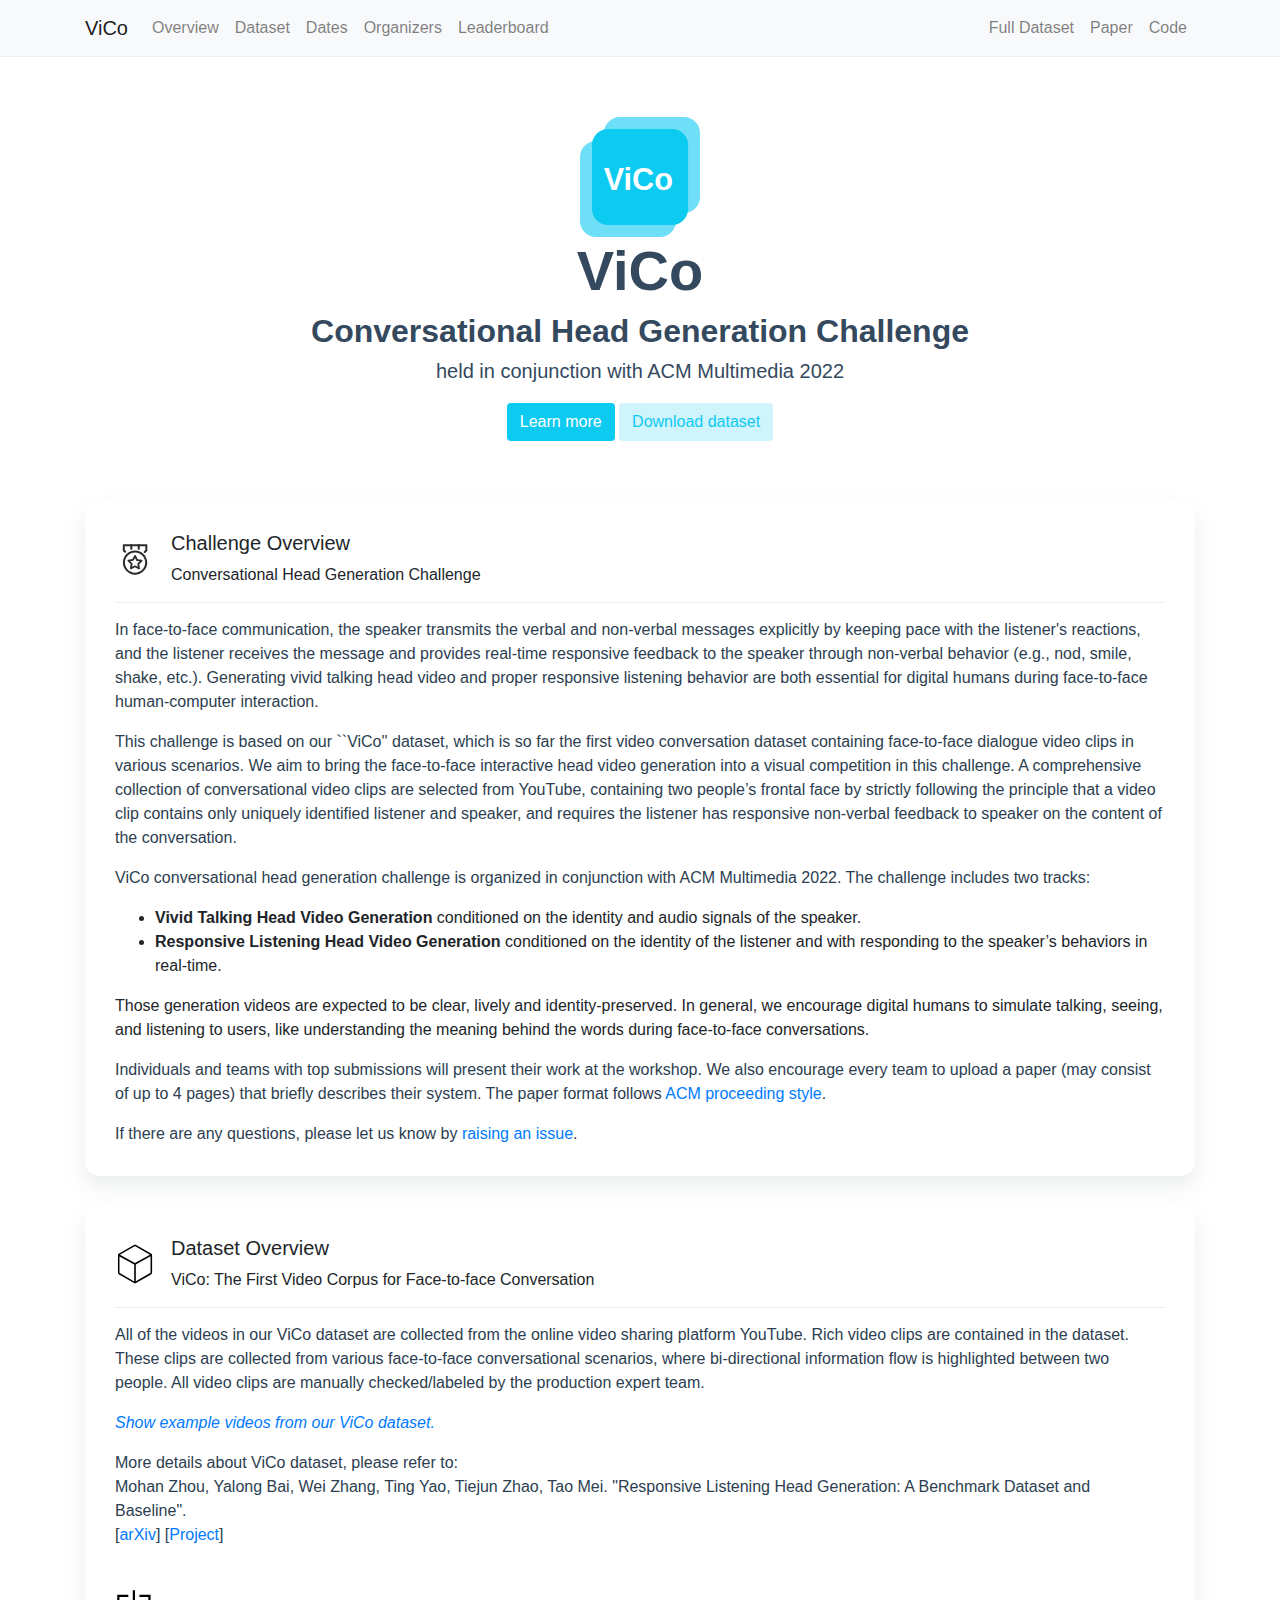
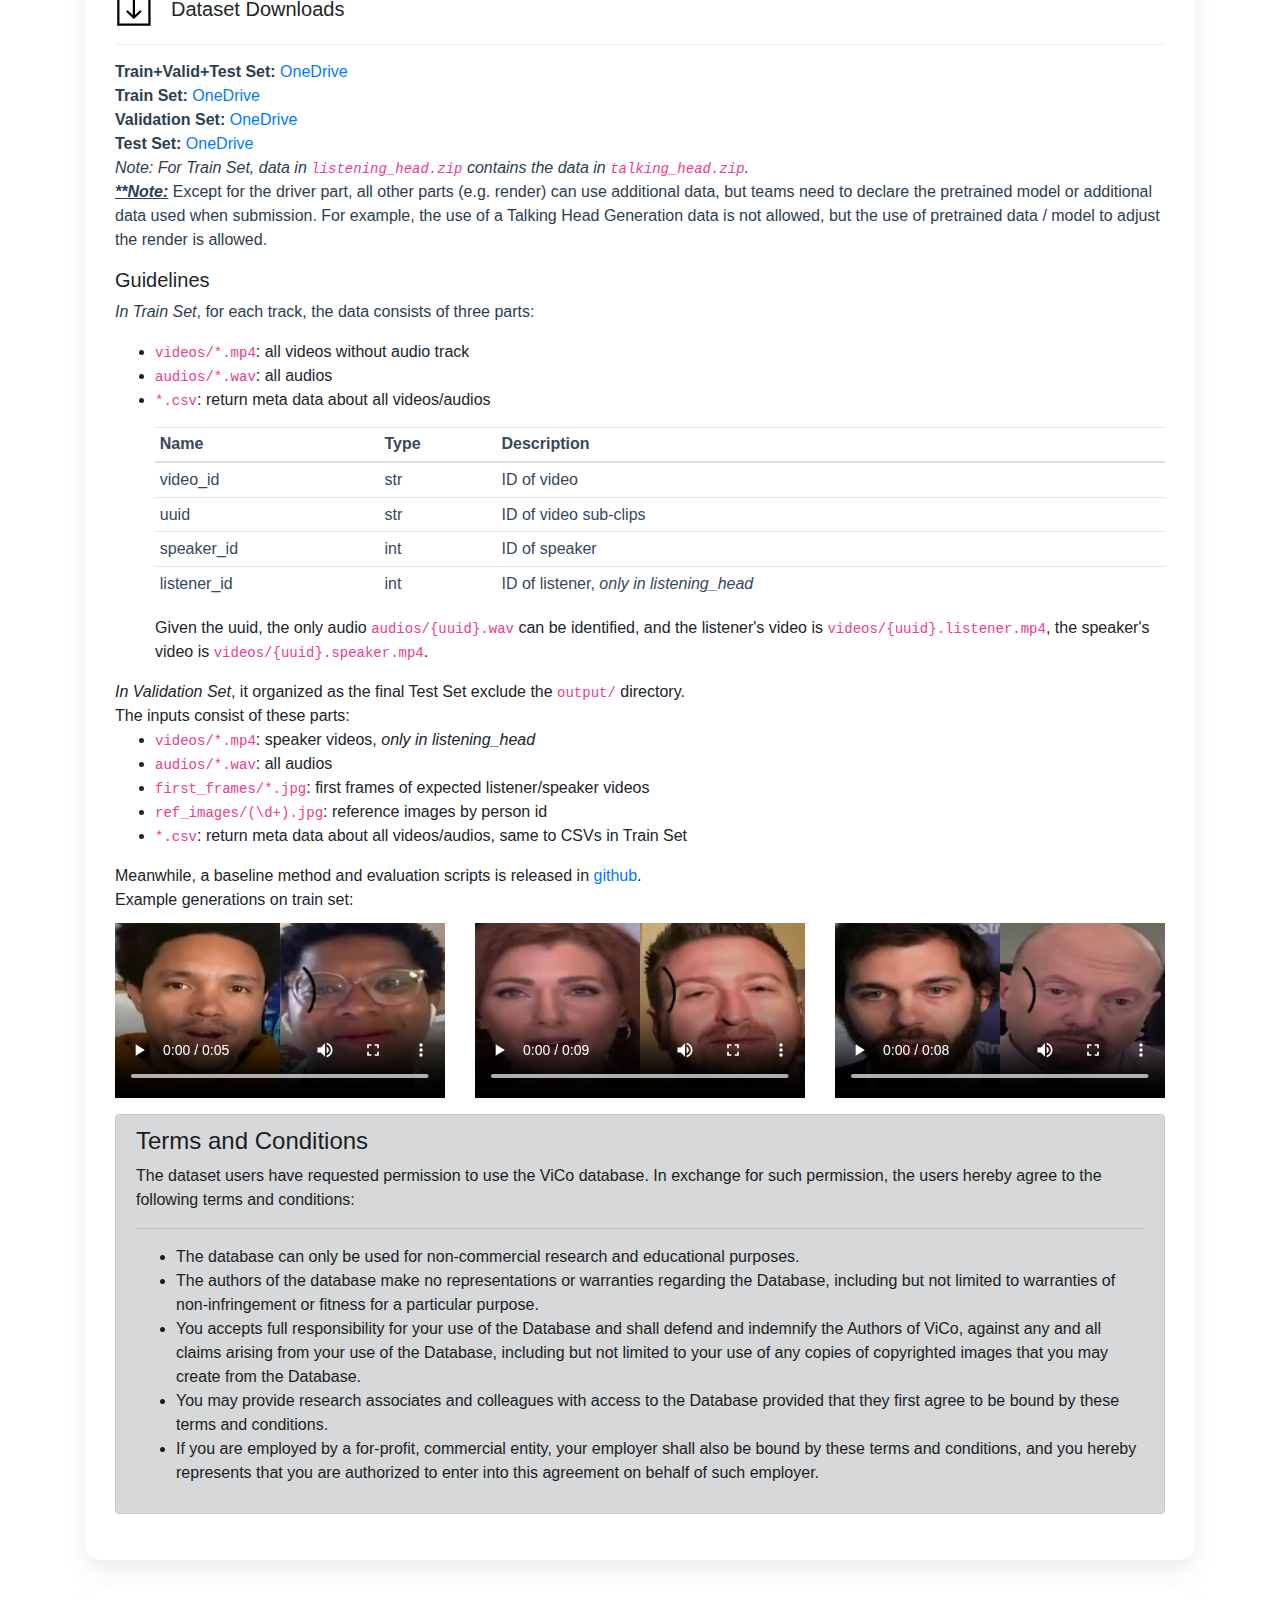
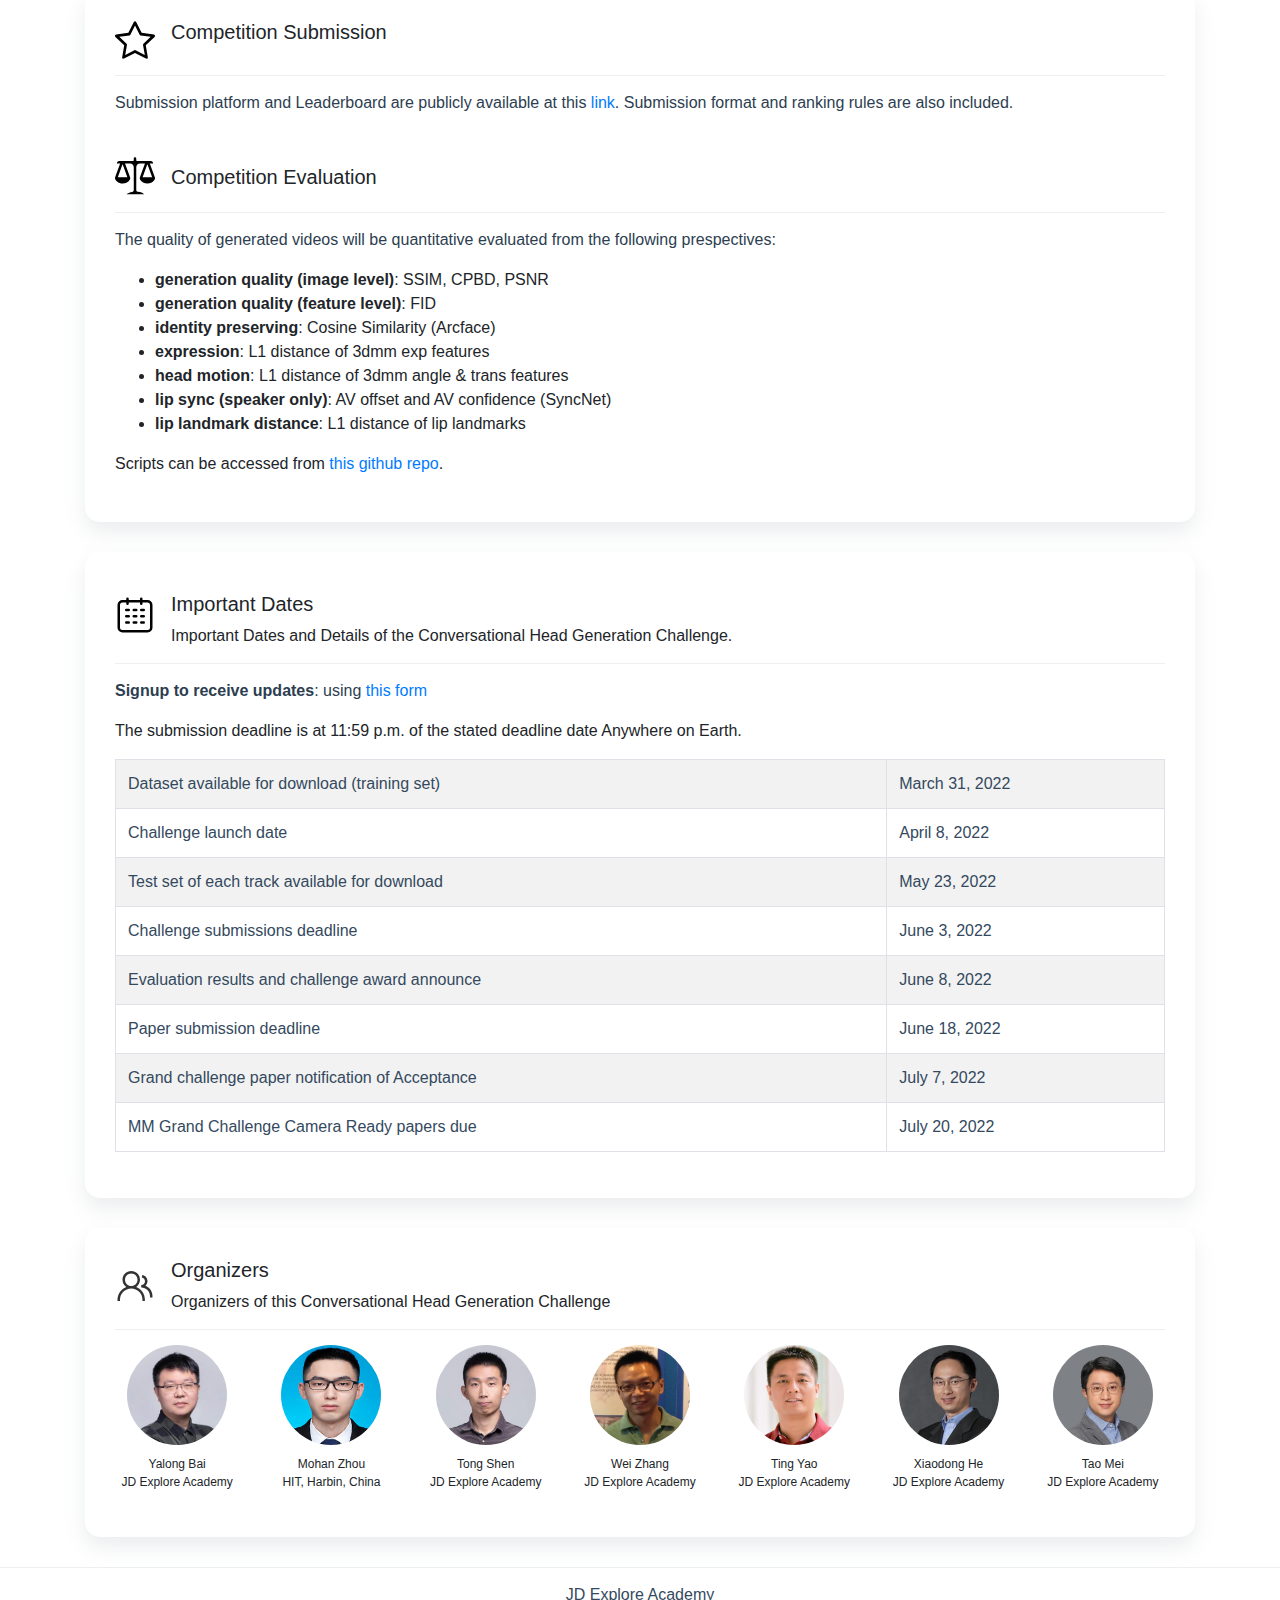
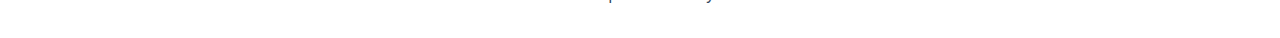
<file: index.html>
<!doctype html>
<html lang="en">

<head>
    <!-- Required meta tags -->
    <meta charset="utf-8">
    <meta name="viewport" content="width=device-width, initial-scale=1, shrink-to-fit=no">

    <!-- Bootstrap CSS -->
    <link rel="stylesheet" href="https://stackpath.bootstrapcdn.com/bootstrap/4.4.1/css/bootstrap.min.css"
        integrity="sha384-Vkoo8x4CGsO3+Hhxv8T/Q5PaXtkKtu6ug5TOeNV6gBiFeWPGFN9MuhOf23Q9Ifjh" crossorigin="anonymous">
    <link rel="stylesheet" href="main.css">
    <link rel="icon" type="image/svg+xml" href="./img/logo.svg" sizes="any">

    <!-- Global site tag (gtag.js) - Google Analytics -->
    <script async src="https://www.googletagmanager.com/gtag/js?id=G-BKN0PM1J6W"></script>
    <script>
      window.dataLayer = window.dataLayer || [];
      function gtag(){dataLayer.push(arguments);}
      gtag('js', new Date());

      gtag('config', 'G-BKN0PM1J6W');
    </script>
    <title>conversational head generation challenge</title>
</head>

<body>
    <nav class="navbar navbar-expand-lg navbar-light bg-light" id="nav">
        <div class="container"><a href="/" class="navbar-brand">ViCo</a>
            <ul class="navbar-nav mr-auto order-1">
                <li class="nav-item"><a class="nav-link" href="#challenge">Overview</a></li>
                <li class="nav-item"><a class="nav-link" href="#dataset">Dataset</a></li>
                <li class="nav-item"><a class="nav-link" href="#dates">Dates</a></li>
                <li class="nav-item"><a class="nav-link" href="#organizers">Organizers</a></li>
                <li class="nav-item"><a class="nav-link" href="//vico.solutions">Leaderboard</a></li>
            </ul>
            <ul class="navbar-nav ml-auto order-1">
                <li class="nav-item"><a class="nav-link" href="https://project.mhzhou.com/vico/">Full Dataset</a></li>
                <li class="nav-item"><a class="nav-link" href="https://arxiv.org/abs/2112.13548">Paper</a></li>
                <li class="nav-item"><a class="nav-link" href="https://github.com/dc3ea9f/vico_challenge_baseline">Code</a></li>
            </ul>
        </div>
        </div>
    </nav>

    <main id="main" class="site-main main">
        <section class="container" id="banner">
            <img src="./img/logo.svg" width=120>
            <div class="title-text-box">
                <h1 class="display-4 text-bold">ViCo</h1>
                <h2 class="display-5 text-bold">Conversational Head Generation Challenge</h1>
                <h5 class="text-regular">held in conjunction with ACM Multimedia 2022</h5>
            </div>
            <a class="btn" id="learn-more-btn" href="#challenge" role="button">Learn more</a>
            <a class="btn" id="download-btn" href="#downloads" role="button">Download dataset</a>
        </section>

        <section class="container">
            <div class="card cardx" id="challenge">
                <div class="card-body">
                    <div class="media">
                        <embed src="./img/prize.svg" type="image/svg+xml" class="mr-3 align-self-center" width=40/>
                        <div class="media-body">
                          <h5 class="mt-0">Challenge Overview</h5>
                          Conversational Head Generation Challenge
                        </div>
                      </div>
                    <p class="card-text">
                        In face-to-face communication, the speaker transmits the verbal and non-verbal messages explicitly by keeping pace with the listener's reactions, and the listener receives the message and provides real-time responsive feedback to the speaker through non-verbal behavior (e.g., nod, smile, shake, etc.). Generating vivid talking head video and proper responsive listening behavior are both essential for digital humans during face-to-face human-computer interaction.
                    </p>
                    <p class="card-text">
                        This challenge is based on our ``ViCo'' dataset, which is so far the first video conversation dataset containing face-to-face dialogue video clips in various scenarios. We aim to bring the face-to-face interactive head video generation into a visual competition in this challenge. A comprehensive collection of conversational video clips are selected from YouTube, containing two people’s frontal face by strictly following the principle that a video clip contains only uniquely identified listener and speaker, and requires the listener has responsive non-verbal feedback to speaker on the content of the conversation.
                    </p>
                    <p class="card-text">ViCo conversational head generation challenge is organized in conjunction with ACM Multimedia 2022. The challenge includes two tracks:
                    <ul>
                        <li><b>Vivid Talking Head Video Generation</b> conditioned
                            on the identity and audio signals of the speaker.</li><!--li>Given the identity and audio signals of the speaker, participants are challenged to develop an algorithm to generate a video that can match the audio signals.</li-->
                        <li><b>Responsive Listening Head Video Generation</b> conditioned on the identity of the listener and with responding to the speaker’s
                            behaviors in real-time.</li><!--li>Given the identity of the listener, and a corresponding talking head video & audio, participants are challenged to develop an algorithm to generate a video that can respond to the speaker's behaviors actively in real-time.</li-->
                    </ul>
                    Those generation videos are expected to be clear, lively and identity-preserved. In general, we encourage digital humans to simulate talking, seeing, and listening to users, like understanding the meaning behind the words during face-to-face conversations.
                    </p>
                    <!--
                    <b>Vivid talking head video generation</b> conditioned on the identity and audio signals of the speaker; <b>Responsive listening head video generation</b> conditioned on the identity of the listener and with responding to the speaker’s behaviors in real-time. The main difficulties lie in the large amount of products labels, and fine-grained details of similar products. Top-1 and Top-5 accuracy is measured to rank each submission.
                    </p>
                    -->    
                    <p class="card-text">
                        Individuals and teams with top submissions will present their work at the workshop. We also encourage every team to upload a paper (may consist of up to 4 pages) that briefly describes their system. The paper format follows <a href="https://www.acm.org/publications/proceedings-template">ACM proceeding style</a>.
                    </p>
                    <p class="card-text">
                        If there are any questions, please let us know by <a href="https://github.com/vico-challenge/vico-challenge.github.io/issues">raising an issue</a>.
                    </p>
                </div>
            </div>

            <div class="card cardx" id="dataset">
                <div class="card-body">
                    <div class="media">
                        <embed src="./img/dataset.svg" type="image/svg+xml" class="mr-3 align-self-center" width=40/>
                        <div class="media-body">
                          <h5 class="mt-0">Dataset Overview</h5>
                          ViCo: The First Video Corpus for Face-to-face Conversation
                        </div>
                    </div>
                    <p class="card-text">
                        All of the videos in our ViCo dataset are collected from the online video sharing platform YouTube. Rich video clips are contained in the dataset. These clips are collected from various face-to-face conversational scenarios, where bi-directional information flow is highlighted between two people. All video clips are manually checked/labeled by the production expert team. 
                    </p>
                    <p>
                        <a data-toggle="collapse" href="#collapseExample">
                            <em>Show example videos from our ViCo dataset.</em>
                        </a>
                    </p>
                    <div class="collapse" id="collapseExample">
                        <div class="card cardx card-body">
                            <div class="row" id="examples">
                                <div class="col-md-4">
                                    <div class="embed-responsive embed-responsive-16by9">
                                        <video controls="true" class="embed-responsive-item">
                                            <source src="media/examples/cte53x3i02lo.mp4" type="video/mp4" />
                                            <p>Your browser doesn't support HTML5 video. Here is a <a href="media/examples/cte53x3i02lo.mp4">link to the
                                                    video</a> instead.</p>
                                        </video>
                                    </div>
                                </div>
                                <div class="col-md-4">
                                    <div class="embed-responsive embed-responsive-16by9">
                                        <video controls="true" class="embed-responsive-item">
                                            <source src="media/examples/cz7zhbn7aq0u.mp4" type="video/mp4" />
                                            <p>Your browser doesn't support HTML5 video. Here is a <a href="media/examples/cz7zhbn7aq0u.mp4">link to the
                                                    video</a> instead.</p>
                                        </video>
                                    </div>
                                </div>
                                <div class="col-md-4">
                                    <div class="embed-responsive embed-responsive-16by9">
                                        <video controls="true" class="embed-responsive-item">
                                            <source src="media/examples/d336vte2a17j.mp4" type="video/mp4" />
                                            <p>Your browser doesn't support HTML5 video. Here is a <a href="media/examples/d336vte2a17j.mp4">link to the
                                                    video</a> instead.</p>
                                        </video>
                                    </div>
                                </div>
                                <div class="col-md-4">
                                    <div class="embed-responsive embed-responsive-16by9">
                                        <video controls="true" class="embed-responsive-item">
                                            <source src="media/examples/d5s6u96knvkp.mp4" type="video/mp4" />
                                            <p>Your browser doesn't support HTML5 video. Here is a <a href="media/examples/d5s6u96knvkp.mp4">link to the
                                                    video</a> instead.</p>
                                        </video>
                                    </div>
                                </div>
                                <div class="col-md-4">
                                    <div class="embed-responsive embed-responsive-16by9">
                                        <video controls="true" class="embed-responsive-item">
                                            <source src="media/examples/donfyjh9ge50.mp4" type="video/mp4" />
                                            <p>Your browser doesn't support HTML5 video. Here is a <a href="media/examples/donfyjh9ge50.mp4">link to the
                                                    video</a> instead.</p>
                                        </video>
                                    </div>
                                </div>
                                <div class="col-md-4">
                                    <div class="embed-responsive embed-responsive-16by9">
                                        <video controls="true" class="embed-responsive-item">
                                            <source src="media/examples/i0dqfrs6gz38.mp4" type="video/mp4" />
                                            <p>Your browser doesn't support HTML5 video. Here is a <a href="media/examples/i0dqfrs6gz38.mp4">link to the
                                                    video</a> instead.</p>
                                        </video>
                                    </div>
                                </div>
                            </div>
                        </div>
                    </div>
                    <p class="card-text">More details about ViCo dataset, please refer to:</br>Mohan Zhou, Yalong Bai, Wei Zhang, Ting Yao, Tiejun Zhao, Tao Mei. "Responsive Listening Head Generation: A Benchmark Dataset and Baseline".<br/>[<a href="https://arxiv.org/abs/2112.13548" target="_blank">arXiv</a>] [<a href="https://project.mhzhou.com/rld/" target="_blank">Project</a>]</p>
                </div>
                <div class="card-body" id="downloads">
                    <div class="media">
                        <embed src="./img/download.svg" type="image/svg+xml" class="mr-3 align-self-center" width=40/>
                        <div class="media-body">
                          <h5 class="mt-0-vico">Dataset Downloads</h5>
                        </div>
                    </div>
                    <p class="card-text">
                        <strong>Train+Valid+Test Set:</strong> <a href="https://1drv.ms/u/s!Ag220j2nXkVswCSUXjTP_cA3Y0y2?e=9b3VXA" target="_blank">OneDrive</a><br/>
                        <strong>Train Set:</strong> <a href="https://1drv.ms/u/s!Ag220j2nXkVswCXNjZcGk2mGtMnl?e=sArC1M" target="_blank">OneDrive</a><br/>
                        <strong>Validation Set:</strong> <a href="https://1drv.ms/u/s!Ag220j2nXkVswDR5QNfMuk6EUDIg?e=sezaON" target="_blank">OneDrive</a><br/>
                        <strong>Test Set:</strong> <a href="https://1drv.ms/u/s!Ag220j2nXkVsxAIglIVgLyNdR7Y4?e=AAFciL" target="_blank">OneDrive</a><br/>
                        <em>Note: For Train Set, data in <code>listening_head.zip</code> contains the data in <code>talking_head.zip</code>.</em><br/>
                        <u><strong><em>**Note:</em></strong></u> Except for the driver part, all other parts (e.g. render) can use additional data, but teams need to declare the pretrained model or additional data used when submission. For example, the use of a Talking Head Generation data is not allowed, but the use of pretrained data / model to adjust the render is allowed.
                    </p>
                    <h5>Guidelines</h5>
                    <p class="card-text">
                        <em>In Train Set</em>, for each track, the data consists of three parts:
                        <ul>
                            <li><code>videos/*.mp4</code>: all videos without audio track</li>
                            <li><code>audios/*.wav</code>: all audios</li>
                            <li>
                                <code>*.csv</code>: return meta data about all videos/audios
                                <table class="table table-hover table-sm">
                                <thead>
                                <tr><th scope="col">Name</th><th scope="col">Type</th><th scope="col">Description</th></tr>
                                </thead>
                                <tbody>
                                    <tr><td>video_id</td><td>str</td><td>ID of video</td></tr>
                                    <tr><td>uuid</td><td>str</td><td>ID of video sub-clips</td></tr>
                                    <tr><td>speaker_id</td><td>int</td><td>ID of speaker</td></tr>
                                    <tr><td>listener_id</td><td>int</td><td>ID of listener, <em>only in listening_head</em></td></tr>
                                </tbody>
                                </table>
                                Given the uuid, the only audio <code>audios/{uuid}.wav</code> can be identified, and the listener&#39;s video is <code>videos/{uuid}.listener.mp4</code>, the speaker&#39;s video is <code>videos/{uuid}.speaker.mp4</code>.
                            </li>
                        </ul>
                        <em>In Validation Set</em>, it organized as the final Test Set exclude the <code>output/</code> directory.<br/>The inputs consist of these parts:
                        <ul>
                            <li><code>videos/*.mp4</code>: speaker videos, <em>only in listening_head</em></li>
                            <li><code>audios/*.wav</code>: all audios</li>
                            <li><code>first_frames/*.jpg</code>: first frames of expected listener/speaker videos</li>
                            <li><code>ref_images/(\d+).jpg</code>: reference images by person id</li>
                            <li><code>*.csv</code>: return meta data about all videos/audios, same to CSVs in Train Set</li>
                        </ul>
                        Meanwhile, a baseline method and evaluation scripts is released in <a href="https://github.com/dc3ea9f/vico_challenge_baseline" target="_blank">github</a>.<br/>
                        Example generations on train set:
                        <div class="row" id="generations">
                            <div class="col">
                                <div class="embed-responsive embed-responsive-16by9">
                                    <video controls="true" class="embed-responsive-item">
                                        <source src="media/lz3g8clsk2z4.mp4" type="video/mp4" />
                                        <p>Your browser doesn't support HTML5 video. Here is a <a href="media/lz3g8clsk2z4.mp4">link to the video</a> instead.</p>
                                    </video>
                                </div>
                            </div>
                            <div class="col">
                                <div class="embed-responsive embed-responsive-16by9">
                                    <video controls="true" class="embed-responsive-item">
                                        <source src="media/ek3utk9fn46v.mp4" type="video/mp4" />
                                        <p>Your browser doesn't support HTML5 video. Here is a <a href="media/ek3utk9fn46v.mp4">link to the video</a> instead.</p>
                                    </video>
                                </div>
                            </div>
                            <div class="col">
                                <div class="embed-responsive embed-responsive-16by9">
                                    <video controls="true" class="embed-responsive-item">
                                        <source src="media/hk5ps1x9k2jo.mp4" type="video/mp4" />
                                        <p>Your browser doesn't support HTML5 video. Here is a <a href="media/hk5ps1x9k2jo.mp4">link to the video</a> instead.</p>
                                    </video>
                                </div>
                            </div>
                        </div>
                    </p>
                    <div class="alert alert-dark" role="alert">
                        <h4 class="alert-heading">Terms and Conditions</h4>
                        <p>The dataset users have requested permission to use the ViCo database. In exchange for such permission, the users hereby agree to the following terms and conditions:</p>
                        <hr>
                        <ul>
                            <li>The database can only be used for non-commercial research and educational purposes.</li>
                            <li>The authors of the database make no representations or warranties regarding the
                                Database, including but not limited to warranties of non-infringement or fitness for
                                a particular purpose.
                                </li>
                            <li>You accepts full responsibility for your use of the Database and shall defend and
                                indemnify the Authors of ViCo, against any and all claims arising from your
                                use of the Database, including but not limited to your use of any copies of copyrighted
                                images that you may create from the Database.
                                </li>
                            <li>You may provide research associates and colleagues with access to the Database
provided that they first agree to be bound by these terms and conditions.
                            </li>
                            <!--li>
                                JD.co. reserve the right to terminate your access to the Database at any time. 
                            </li-->
                            <li>
                                If you are employed by a for-profit, commercial entity, your employer shall also be
bound by these terms and conditions, and you hereby represents that you are authorized to enter into this agreement on behalf of such employer.
                            </li>
                            <!--li>
                                The Intellectual Property Right Law of the People’s Republic of China apply to all
                                disputes under this agreement.                                 
                            </li-->
                        </ul>
                    </div>
                </div>
            </div>

            <div class="card cardx" id="submission">
                <div class="card-body">
                    <div class="media">
                        <embed src="./img/star.svg" type="image/svg+xml" class="mr-3 align-self-center" width=40/>
                        <div class="media-body">
                            <h5 class="mt-0">Competition Submission</h5>
                        </div>
                    </div>
                    <p class="card-text">
                        Submission platform and Leaderboard are publicly available at this <a href="//vico.solutions">link</a>. Submission format and ranking rules are also included.
                    </p>
                </div>
                <div class="card-body" id="evaluation">
                    <div class="media">
                        <embed src="./img/balance.svg" type="image/svg+xml" class="mr-3 align-self-center" width=40/>
                        <div class="media-body">
                            <h5 class="mt-0-vico">Competition Evaluation</h5>
                        </div>
                    </div>
                    <p class="card-text">
                        The quality of generated videos will be quantitative evaluated from the following prespectives:
                        <ul>
                            <li><strong>generation quality (image level)</strong>: SSIM, CPBD, PSNR</li>
                            <li><strong>generation quality (feature level)</strong>: FID</li>
                            <li><strong>identity preserving</strong>: Cosine Similarity (Arcface)</li>
                            <li><strong>expression</strong>: L1 distance of 3dmm exp features</li>
                            <li><strong>head motion</strong>: L1 distance of 3dmm angle &#38; trans features</li>
                            <li><strong>lip sync (speaker only)</strong>: AV offset and AV confidence (SyncNet)</li>
                            <li><strong>lip landmark distance</strong>: L1 distance of lip landmarks</li>
                        </ul>
                        Scripts can be accessed from <a href="https://github.com/dc3ea9f/vico_challenge_baseline" target="_blank">this github repo</a>.
                    </p>
                </div>
            </div>
        
            <div class="card cardx" id="dates">
                <div class="card-body">
                    <div class="media">
                        <embed src="./img/calender.svg" type="image/svg+xml" class="mr-3 align-self-center" width=40/>
                        <div class="media-body">
                          <h5 class="mt-0-vico">Important Dates</h5>
                          Important Dates and Details of the Conversational Head Generation Challenge.
                        </div>
                      </div>
                    <p class="card-text">
                        <b>Signup to receive updates</b>: using <a href="https://docs.google.com/forms/d/e/1FAIpQLSdYgdkyKO46SsKaMfRmSmMCK6bm5fdNzEOhJSHoqN6zctWB5w/viewform?usp=sf_link">this form</a>
                    </p>
                    <p>The submission deadline is at 11:59 p.m. of the stated deadline date Anywhere on Earth.</p>
                    <table class="table table-striped table-bordered">
                        <tbody>
                          <tr>
                            <td>Dataset available for download (training set)</td>
                            <td>March 31, 2022</td>
                          </tr>
                          <tr>
                            <td>Challenge launch date</td>
                            <td>April 8, 2022</td>
                          </tr>
                          <tr>
                            <td>Test set of each track available for download</td>
                            <td>May 23, 2022</td>
                          </tr>
                          <tr>
                            <td>Challenge submissions deadline</td>
                            <td>June 3, 2022</td>
                          </tr>
                          <tr>
                            <td>Evaluation results and challenge award announce</td>
                            <td>June 8, 2022</td>
                          </tr>
                          <tr>
                            <td>Paper submission deadline</td>
                            <td>June 18, 2022</td>
                          </tr>
                          <tr>
                            <td>Grand challenge paper notification of Acceptance</td>
                            <td>July 7, 2022</td>
                          </tr>
                          <tr>
                            <td>MM Grand Challenge Camera Ready papers due</td>
                            <td>July 20, 2022</td>
                          </tr>
                          
                        </tbody>
                    </table>
                </div>
            </div>

            <div class="card cardx" id="organizers">
                <div class="card-body">
                    <div class="media">
                        <embed src="./img/orgnizer.svg" type="image/svg+xml" class="mr-3 align-self-center" width=40/>
                        <div class="media-body">
                          <h5 class="mt-0">Organizers</h5>
                          Organizers of this Conversational Head Generation Challenge
                        </div>
                      </div>
                    <div class="row">
                        <div class="col orgnizer-box">
                            <img src="./img/yalongbai.jpg" class="rounded-circle orgnizer-img" width=100/>
                            <p class="orgnizer-text">Yalong Bai<br>JD Explore Academy</p>
                        </div>
                        <div class="col orgnizer-box">
                            <img src="./img/mohanzhou.jpg" class="rounded-circle orgnizer-img" width=100/>
                            <p class="orgnizer-text">Mohan Zhou<br>HIT, Harbin, China</p>
                        </div>
                        <div class="col orgnizer-box">
                            <img src="./img/tongshen.jpg" class="rounded-circle orgnizer-img" width=100/>
                            <p class="orgnizer-text">Tong Shen<br>JD Explore Academy</p>
                        </div>
                        <div class="col orgnizer-box">
                            <img src="./img/weizhang.jpg" class="rounded-circle orgnizer-img" width=100/>
                            <p class="orgnizer-text">Wei Zhang<br>JD Explore Academy</p>
                        </div>
                        <div class="col orgnizer-box">
                            <img src="./img/tingyao.jpg" class="rounded-circle orgnizer-img" width=100/>
                            <p class="orgnizer-text">Ting Yao<br>JD Explore Academy</p>
                        </div>
                        <div class="col orgnizer-box">
                            <img src="./img/xiaodonghe.jpg" class="rounded-circle orgnizer-img" width=100/>
                            <p class="orgnizer-text">Xiaodong He<br>JD Explore Academy</p>
                        </div>
                        <div class="col orgnizer-box">
                            <img src="./img/tmei.jpg" class="rounded-circle orgnizer-img" width=100/>
                            <p class="orgnizer-text">Tao Mei<br>JD Explore Academy</p>
                        </div>
                    </div>
                </div>
            </div>

        </section>

    </main>

    <footer class="footer">
        <p class="footer-text">JD Explore Academy</p>
    </footer>

    <!-- Bootstrap JS -->
    <script src="https://code.jquery.com/jquery-3.4.1.slim.min.js"
        integrity="sha384-J6qa4849blE2+poT4WnyKhv5vZF5SrPo0iEjwBvKU7imGFAV0wwj1yYfoRSJoZ+n" crossorigin="anonymous">
    </script>
    <script src="https://cdn.jsdelivr.net/npm/popper.js@1.16.0/dist/umd/popper.min.js"
        integrity="sha384-Q6E9RHvbIyZFJoft+2mJbHaEWldlvI9IOYy5n3zV9zzTtmI3UksdQRVvoxMfooAo" crossorigin="anonymous">
    </script>
    <script src="https://stackpath.bootstrapcdn.com/bootstrap/4.4.1/js/bootstrap.min.js"
        integrity="sha384-wfSDF2E50Y2D1uUdj0O3uMBJnjuUD4Ih7YwaYd1iqfktj0Uod8GCExl3Og8ifwB6" crossorigin="anonymous">
    </script>
</body>

</html>
</file>
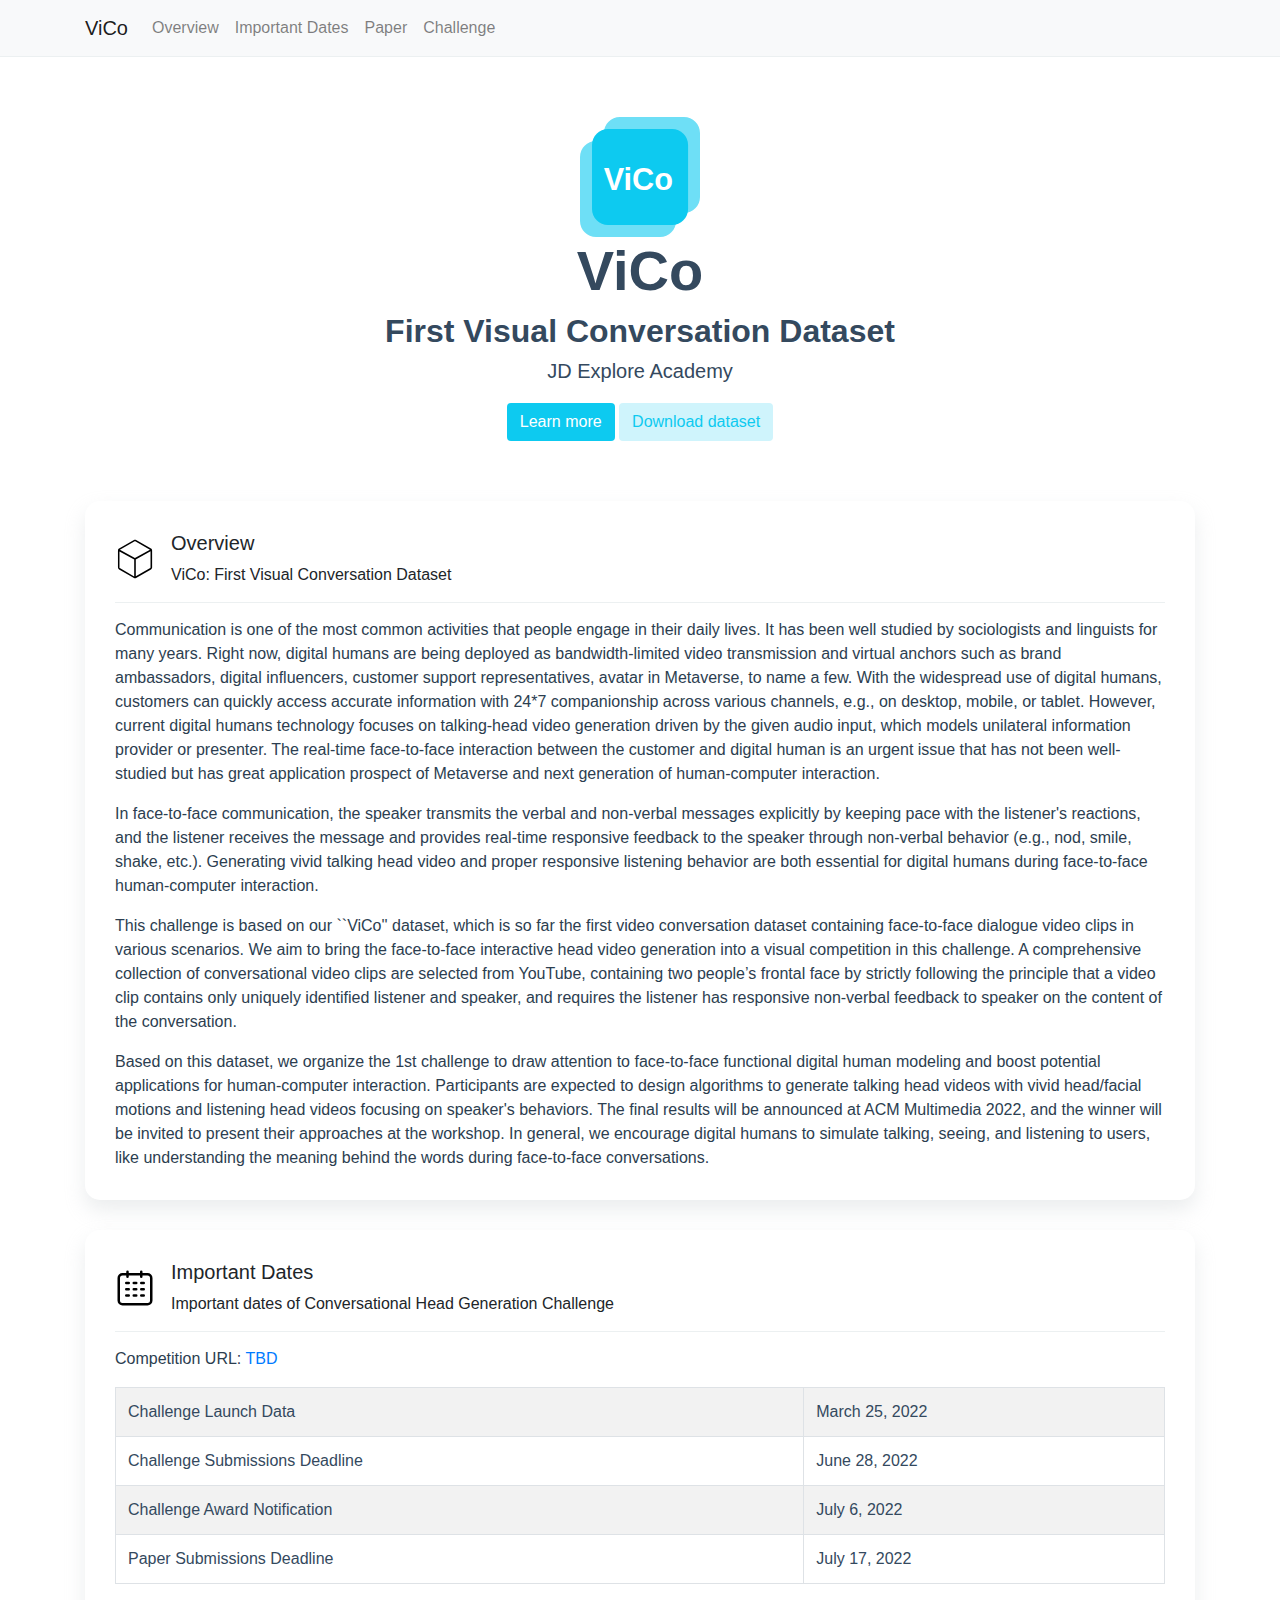
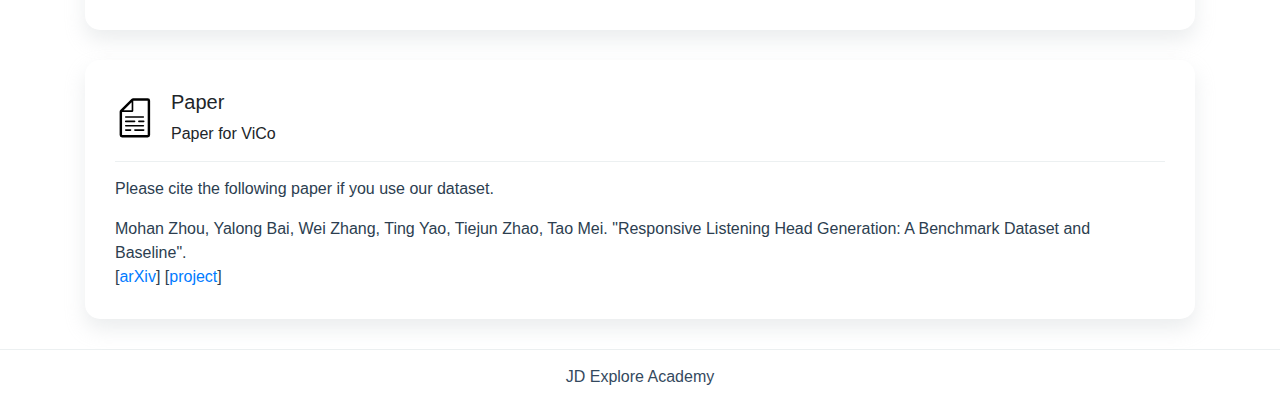
<file: dataset.html>
<!doctype html>
<html lang="en">

<head>
    <!-- Required meta tags -->
    <meta charset="utf-8">
    <meta name="viewport" content="width=device-width, initial-scale=1, shrink-to-fit=no">

    <!-- Bootstrap CSS -->
    <link rel="stylesheet" href="https://stackpath.bootstrapcdn.com/bootstrap/4.4.1/css/bootstrap.min.css"
        integrity="sha384-Vkoo8x4CGsO3+Hhxv8T/Q5PaXtkKtu6ug5TOeNV6gBiFeWPGFN9MuhOf23Q9Ifjh" crossorigin="anonymous">
    <link rel="stylesheet" href="main.css">
    <link rel="icon" type="image/svg+xml" href="./img/logo.svg" sizes="any">

    <title>Conversational Head Generation Challenge</title>
</head>

<body>
    <nav class="navbar navbar-expand-lg navbar-light bg-light" id="nav">
        <div class="container"><a href="#" class="navbar-brand">ViCo</a>
            <ul class="navbar-nav mr-auto order-1">
                <li class="nav-item"><a class="nav-link" href="#overview">Overview</a></li>
                <li class="nav-item"><a class="nav-link" href="#dates">Important Dates</a></li>
                <li class="nav-item"><a class="nav-link" href="#paper">Paper</a></li>
                <li class="nav-item"><a class="nav-link" href="./challenge.html" target="_blank">Challenge</a></li>
            </ul>
        </div>
        </div>
    </nav>

    <main id="main" class="site-main main">
        <section class="container" id="banner">
            <img src="./img/logo.svg" width=120>
            <div class="title-text-box">
                <h1 class="display-4 text-bold">ViCo</h1>
                <h2 class="display-5 text-bold">First Visual Conversation Dataset</h1>
                <h5 class="text-regular">JD Explore Academy</h5>
            </div>
            <a class="btn" id="learn-more-btn" href="#overview" role="button">Learn more</a>
            <a class="btn" id="download-btn" href="./challenge.html" role="button" target="_blank">Download dataset</a>
        </section>

        <section class="container">
            <div class="card" id="overview">
                <div class="card-body">
                    <div class="media">
                        <embed src="./img/dataset.svg" type="image/svg+xml" class="mr-3 align-self-center" width=40/>
                        <div class="media-body">
                          <h5 class="mt-0">Overview</h5>
                          ViCo: First Visual Conversation Dataset
                        </div>
                      </div>
                    <p class="card-text">Communication is one of the most common activities that people engage in their daily lives. It has been well studied by sociologists and linguists for many years. Right now, digital humans are being deployed as bandwidth-limited video transmission and virtual anchors such as brand ambassadors, digital influencers, customer support representatives, avatar in Metaverse, to name a few. With the widespread use of digital humans, customers can quickly access accurate information with 24*7 companionship across various channels, e.g., on desktop, mobile, or tablet. However, current digital humans technology focuses on talking-head video generation driven by the given audio input, which models unilateral information provider or presenter. The real-time face-to-face interaction between the customer and digital human is an urgent issue that has not been well-studied but has great application prospect of Metaverse and next generation of human-computer interaction. 
                    </p>
                    <p class="card-text">
                        In face-to-face communication, the speaker transmits the verbal and non-verbal messages explicitly by keeping pace with the listener's reactions, and the listener receives the message and provides real-time responsive feedback to the speaker through non-verbal behavior (e.g., nod, smile, shake, etc.). Generating vivid talking head video and proper responsive listening behavior are both essential for digital humans during face-to-face human-computer interaction.
                    </p>
                    <p class="card-text">
                        This challenge is based on our ``ViCo'' dataset, which is so far the first video conversation dataset containing face-to-face dialogue video clips in various scenarios. We aim to bring the face-to-face interactive head video generation into a visual competition in this challenge. A comprehensive collection of conversational video clips are selected from YouTube, containing two people’s frontal face by strictly following the principle that a video clip contains only uniquely identified listener and speaker, and requires the listener has responsive non-verbal feedback to speaker on the content of the conversation.
                    </p>
                    <p class="card-text">
                        Based on this dataset, we organize the 1st challenge to draw attention to face-to-face functional digital human modeling and boost potential applications for human-computer interaction. Participants are expected to design algorithms to generate talking head videos with vivid head/facial motions and listening head videos focusing on speaker's behaviors. The final results will be announced at ACM Multimedia 2022, and the winner will be invited to present their approaches at the workshop. In general, we encourage digital humans to simulate talking, seeing, and listening to users, like understanding the meaning behind the words during face-to-face conversations.
                    </p>
                </div>
            </div>

            <div class="card" id="dates">
                <div class="card-body">
                    <div class="media">
                        <embed src="./img/calender.svg" type="image/svg+xml" class="mr-3 align-self-center" width=40/>
                        <div class="media-body">
                          <h5 class="mt-0">Important Dates</h5>
                          Important dates of Conversational Head Generation Challenge
                        </div>
                      </div>
                    <p class="card-text">
                        Competition URL: <a href="">TBD</a>
                    </p>
                    <table class="table table-striped table-bordered">
                        <tbody>
                          <tr>
                            <td>Challenge Launch Data</td>
                            <td>March 25, 2022</td>
                          </tr>
                          <tr>
                            <td>Challenge Submissions Deadline</td>
                            <td>June 28, 2022</td>
                          </tr>
                          <tr>
                            <td>Challenge Award Notification</td>
                            <td>July 6, 2022</td>
                          </tr>
                          <tr>
                            <td>Paper Submissions Deadline</td>
                            <td>July 17, 2022</td>
                          </tr>
                        </tbody>
                    </table>
                </div>
            </div>

            <div class="card" id="paper">
                <div class="card-body">
                    <div class="media">
                        <embed src="./img/icon-paper.svg" type="image/svg+xml" class="mr-3 align-self-center" width=40/>
                        <div class="media-body">
                          <h5 class="mt-0">Paper</h5>
                          Paper for ViCo
                        </div>
                      </div>
                    <p class="card-text">Please cite the following paper if you use our dataset.</p>
                    <p class="card-text">Mohan Zhou, Yalong Bai, Wei Zhang, Ting Yao, Tiejun Zhao, Tao Mei. "Responsive Listening Head Generation: A Benchmark Dataset and Baseline".<br/>[<a href="https://arxiv.org/abs/2112.13548" target="_blank">arXiv</a>] [<a href="https://project.mhzhou.com/rld/" target="_blank">project</a>]</p>
                </div>
            </div>

        </section>

    </main>

    <footer class="footer">
        <p class="footer-text">JD Explore Academy</p>
    </footer>

    <!-- Bootstrap JS -->
    <script src="https://code.jquery.com/jquery-3.4.1.slim.min.js"
        integrity="sha384-J6qa4849blE2+poT4WnyKhv5vZF5SrPo0iEjwBvKU7imGFAV0wwj1yYfoRSJoZ+n" crossorigin="anonymous">
    </script>
    <script src="https://cdn.jsdelivr.net/npm/popper.js@1.16.0/dist/umd/popper.min.js"
        integrity="sha384-Q6E9RHvbIyZFJoft+2mJbHaEWldlvI9IOYy5n3zV9zzTtmI3UksdQRVvoxMfooAo" crossorigin="anonymous">
    </script>
    <script src="https://stackpath.bootstrapcdn.com/bootstrap/4.4.1/js/bootstrap.min.js"
        integrity="sha384-wfSDF2E50Y2D1uUdj0O3uMBJnjuUD4Ih7YwaYd1iqfktj0Uod8GCExl3Og8ifwB6" crossorigin="anonymous">
    </script>
</body>

</html>
</file>
<file: main.css>
#nav{
    border-bottom: 1px solid #ECF0F1;
}
#banner{
    text-align: center;
    margin-top: 60px;
    margin-bottom: 60px;
    color: #34495E;
}
.text-bold{
    font-weight: bold;
}
.title-text-box{
    margin-bottom: 20px;
}
.card-text{
    color: #2C3E50;
}
#learn-more-btn{
    background-color: #0DCAF0;
    color: white;
}
#download-btn{
    background-color: #CFF4FC;
    color: #0DCAF0;
}
.orgnizer-text{
    margin-top: 10px;
    text-align: center;
}
.orgnizer-box{
    font-size: 12px;
    text-align: center;
}
.orgnizer-img{
    margin: 0 auto;
}
.card{
    background-color: white;
    border: 0px;
    border-radius: 15px;
    box-shadow:  0px 10px 20px rgba(189, 195, 199, 0.3);
    padding: 10px;
    margin-bottom: 30px;
}
.media{
    border-bottom: 1px solid #ECF0F1;
    padding-bottom: 15px;
    margin-bottom: 15px;
}
.table{
    margin-top: 15px;
    color: #34495E;
}
.footer{
    margin-top: 10px;
    padding: 15px;
    border-top: 1px solid #ECF0F1;
}
.footer-text{
    text-align: center;
    color: #34495E;
}
.mt-0-vico {
    margin-top: 0.5em!important;
}
</file>
